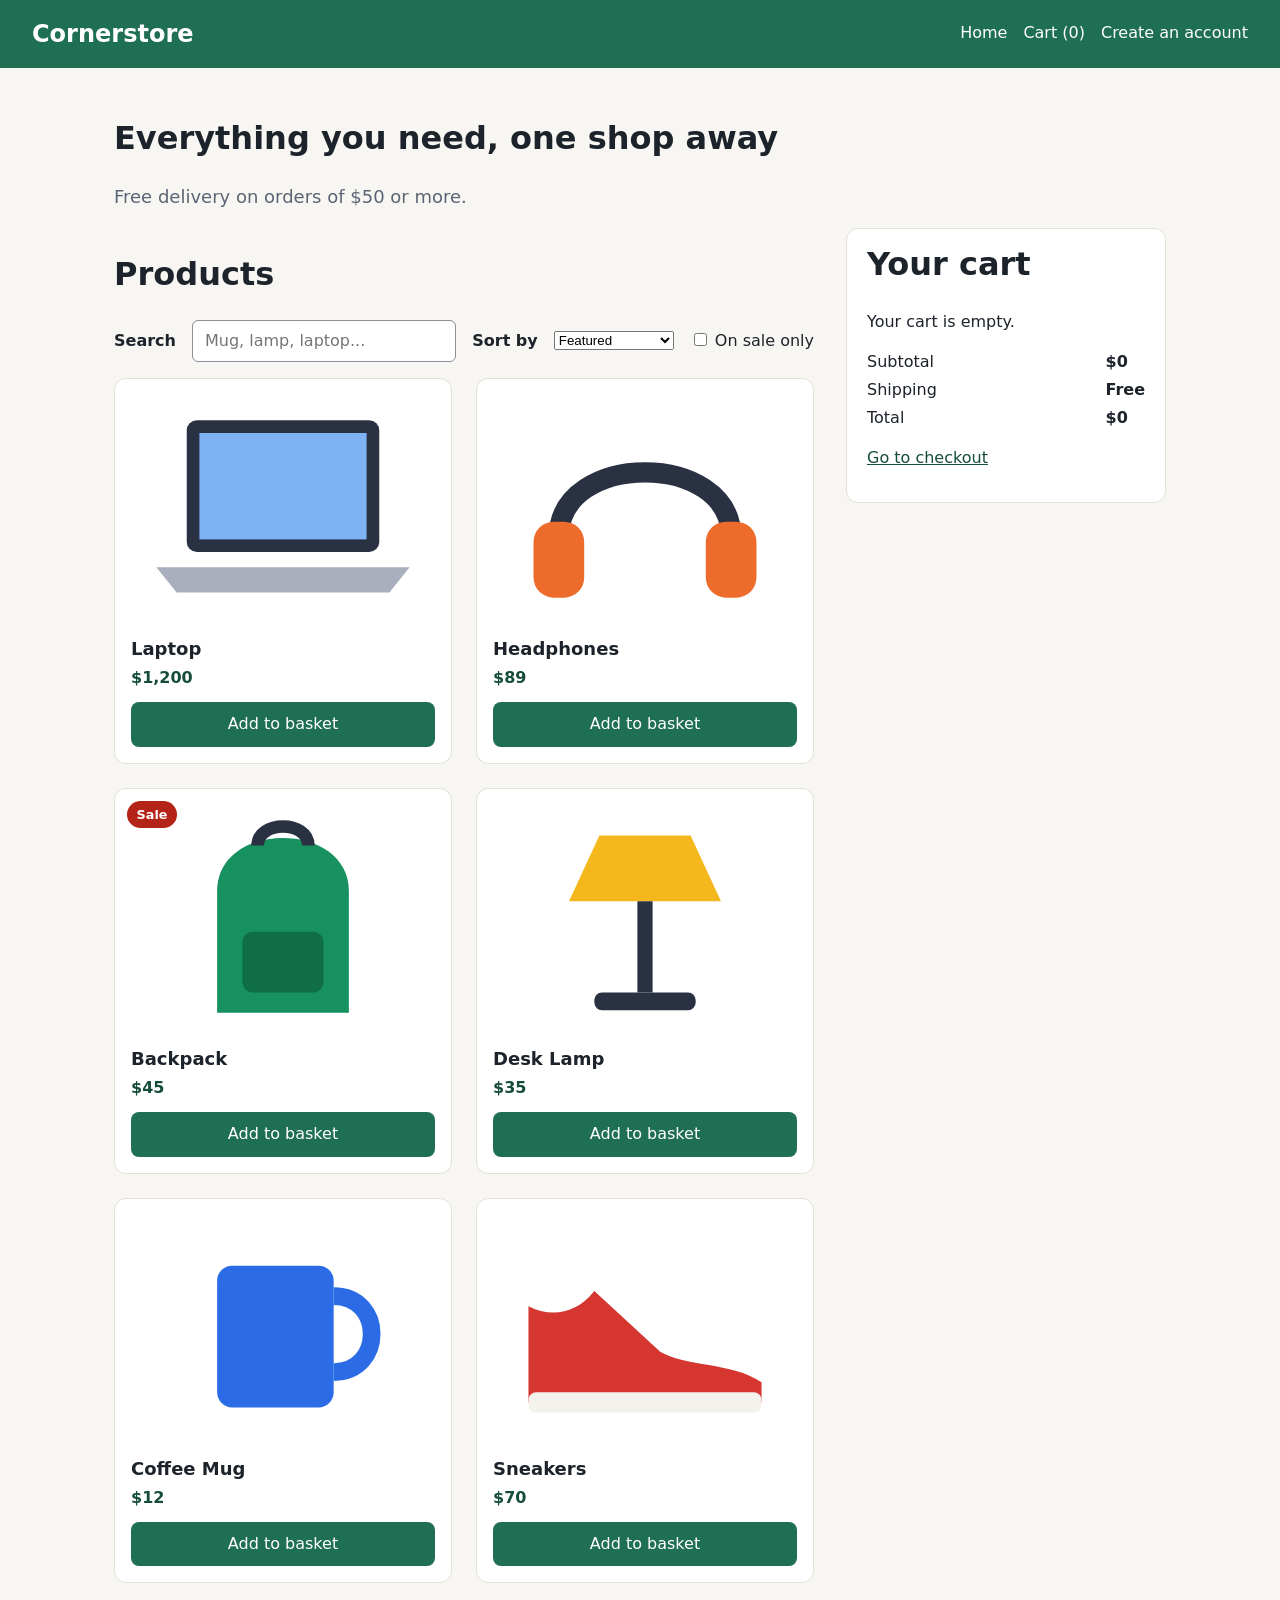
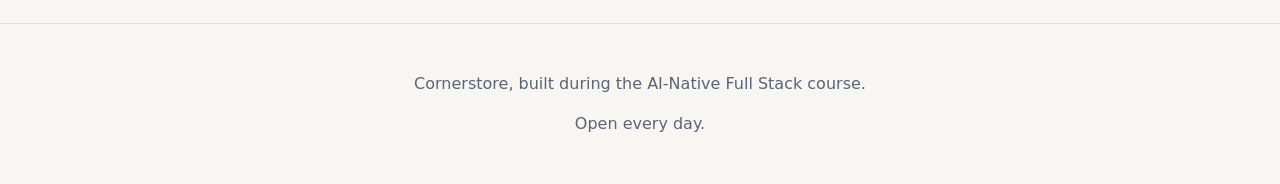
<file: index.html>
<!DOCTYPE html>
<html lang="en">
<head>
    <meta charset="UTF-8">
    <meta name="viewport" content="width=device-width, initial-scale=1.0">
    <title>Cornerstore</title>
    <link rel="stylesheet" href="css/style.css">
</head>
<body>
    <header>
        <h1>Cornerstore</h1>
        <nav>
            <a href="index.html">Home</a>
            <a href="cart.html">Cart (<span id="cart-count">0</span>)</a>
            <a href="register.html">Create an account</a>
        </nav>
    </header>
    <main>
        <section class="hero">
            <h2>Everything you need, one shop away</h2>
            <p>Free delivery on orders of $50 or more.</p>
        </section>
        <section class="shop">
            <div>
                <h2>Products</h2>
                <p class="filters">
                    <label for="search">Search</label>
                    <input id="search" type="search" placeholder="Mug, lamp, laptop...">
                    <label for="sort">Sort by</label>
                    <select id="sort">
                        <option value="featured">Featured</option>
                        <option value="price-asc">Price low to high</option>
                        <option value="price-desc">Price high to low</option>
                        <option value="name-asc">Name A to Z</option>
                    </select>
                    <label class="check"><input id="sale-only" type="checkbox"> On sale only</label>
                </p>
                <p id="search-summary" hidden>Showing results for <strong id="search-term"></strong></p>
                <ul class="products" id="product-list"></ul>
                <p id="no-results" hidden>No products match your search.</p>
            </div>
            <aside class="cart" aria-labelledby="cart-heading">
                <h2 id="cart-heading">Your cart</h2>
                <p id="cart-empty">Your cart is empty.</p>
                <ul id="cart-items"></ul>
                <dl class="totals">
                    <dt>Subtotal</dt><dd id="subtotal">$0</dd>
                    <dt>Shipping</dt><dd id="shipping">Free</dd>
                    <dt>Total</dt><dd id="total">$0</dd>
                </dl>
                <p><a href="checkout.html">Go to checkout</a></p>
            </aside>
        </section>
    </main>
    <footer>
        <p>Cornerstore, built during the AI-Native Full Stack course.</p>
        <p>Open every day.</p>
    </footer>
    <script type="module" src="js/shop.js"></script>
</body>
</html>
</file>
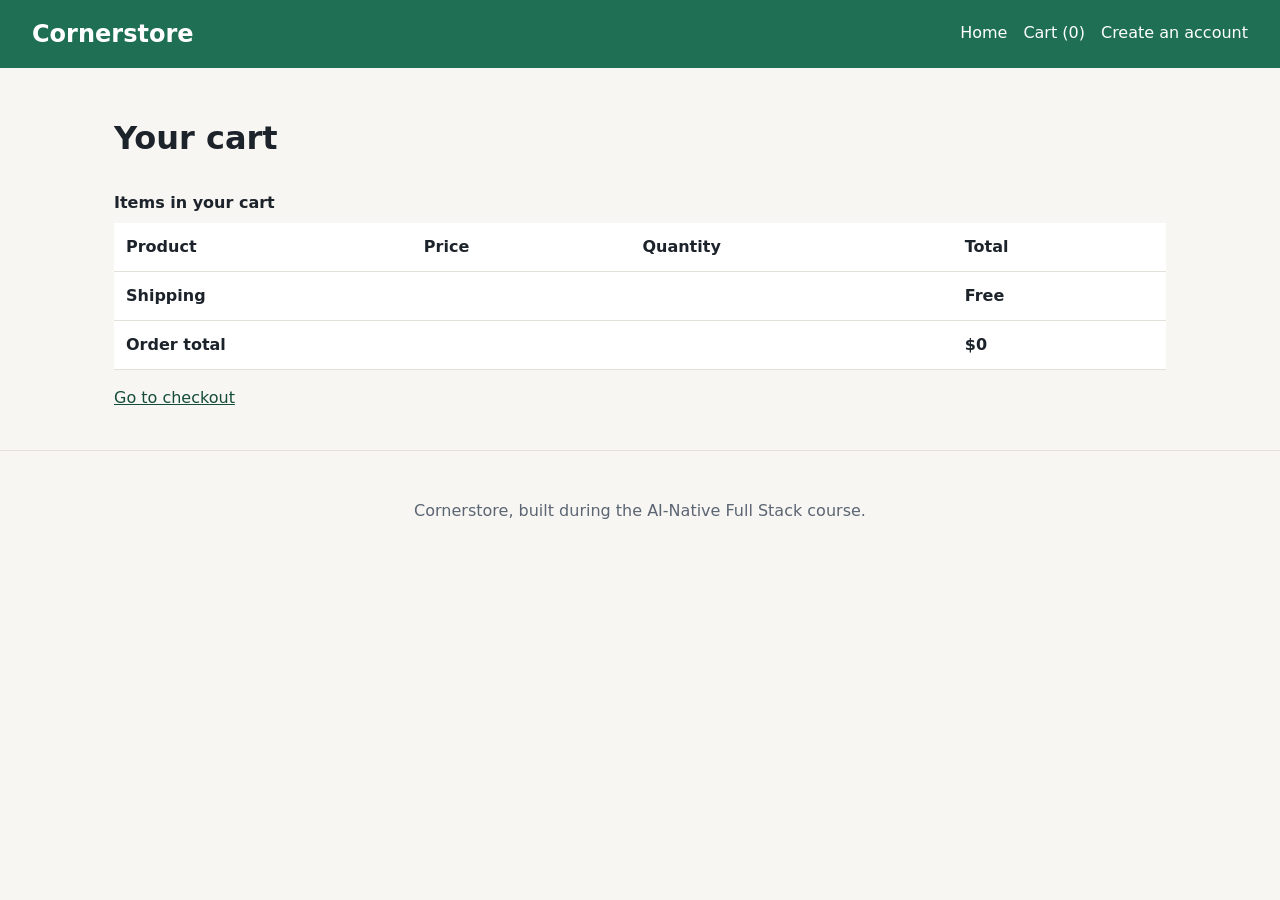
<file: cart.html>
<!DOCTYPE html>
<html lang="en">
<head>
    <meta charset="UTF-8">
    <meta name="viewport" content="width=device-width, initial-scale=1.0">
    <title>Your cart</title>
    <link rel="stylesheet" href="css/style.css">
</head>
<body>
    <header>
        <h1>Cornerstore</h1>
        <nav>
            <a href="index.html">Home</a>
            <a href="cart.html">Cart (<span id="cart-count">0</span>)</a>
            <a href="register.html">Create an account</a>
        </nav>
    </header>
    <main>
        <h2>Your cart</h2>
        <table>
            <caption>Items in your cart</caption>
            <thead>
            <tr>
                <th>Product</th>
                <th>Price</th>
                <th>Quantity</th>
                <th>Total</th>
            </tr>
            </thead>
            <tbody id="cart-rows"></tbody>
            <tfoot>
                <tr>
                    <th colspan="3">Shipping</th>
                    <td id="shipping">Free</td>
                </tr>
                <tr>
                    <th colspan="3">Order total</th>
                    <td id="total">$0</td>
                </tr>
            </tfoot>
        </table>
        <p><a href="checkout.html">Go to checkout</a></p>
    </main>
    <footer>
        <p>Cornerstore, built during the AI-Native Full Stack course.</p>
    </footer>
    <script type="module" src="js/cart-page.js"></script>
</body>
</html>
</file>
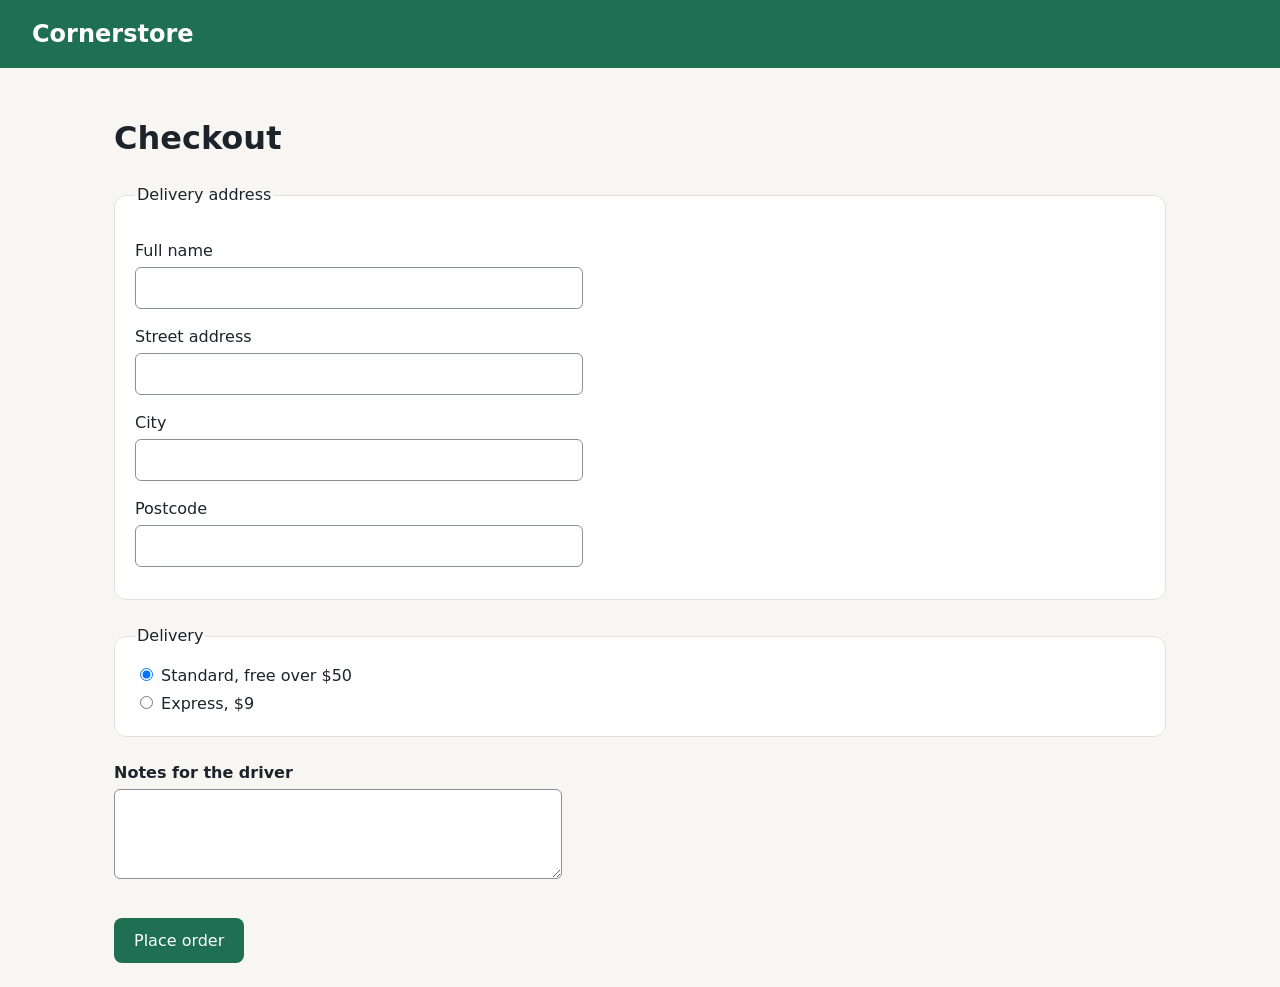
<file: checkout.html>
<!doctype html>
<html lang="en">
  <head>
    <meta charset="utf-8">
    <meta name="viewport" content="width=device-width, initial-scale=1">
    <title>Checkout | Cornerstore</title>
    <link rel="stylesheet" href="css/style.css">
  </head>
  <body>
    <header>
      <h1><a href="index.html">Cornerstore</a></h1>
    </header>

    <main>
      <h2>Checkout</h2>
      <form id="checkout" action="checkout.html" method="post" novalidate>
        <fieldset>
          <legend>Delivery address</legend>
          <p>
            <label for="fullname">Full name</label>
            <input id="fullname" name="fullname" aria-describedby="fullname-error" type="text" autocomplete="name" required>
            <span class="error" id="fullname-error"></span>
          </p>
          <p>
            <label for="street">Street address</label>
            <input id="street" name="street" aria-describedby="street-error" type="text" autocomplete="street-address" required>
            <span class="error" id="street-error"></span>
          </p>
          <p>
            <label for="city">City</label>
            <input id="city" name="city" aria-describedby="city-error" type="text" autocomplete="address-level2" required>
            <span class="error" id="city-error"></span>
          </p>
          <p>
            <label for="postcode">Postcode</label>
            <input id="postcode" name="postcode" aria-describedby="postcode-error" type="text" autocomplete="postal-code" required>
            <span class="error" id="postcode-error"></span>
          </p>
        </fieldset>
        <fieldset>
          <legend>Delivery</legend>
          <label><input type="radio" name="delivery" value="standard" checked> Standard, free over $50</label>
          <label><input type="radio" name="delivery" value="express"> Express, $9</label>
        </fieldset>
        <p>
          <label for="notes">Notes for the driver</label>
          <textarea id="notes" name="notes" rows="3"></textarea>
        </p>
        <p class="error" id="cart-error"></p>
        <button type="submit">Place order</button>
        <p id="placed" hidden>Thanks! Your order is placed.</p>
      </form>
    </main>
    <script type="module" src="js/checkout.js"></script>
  </body>
</html>
</file>
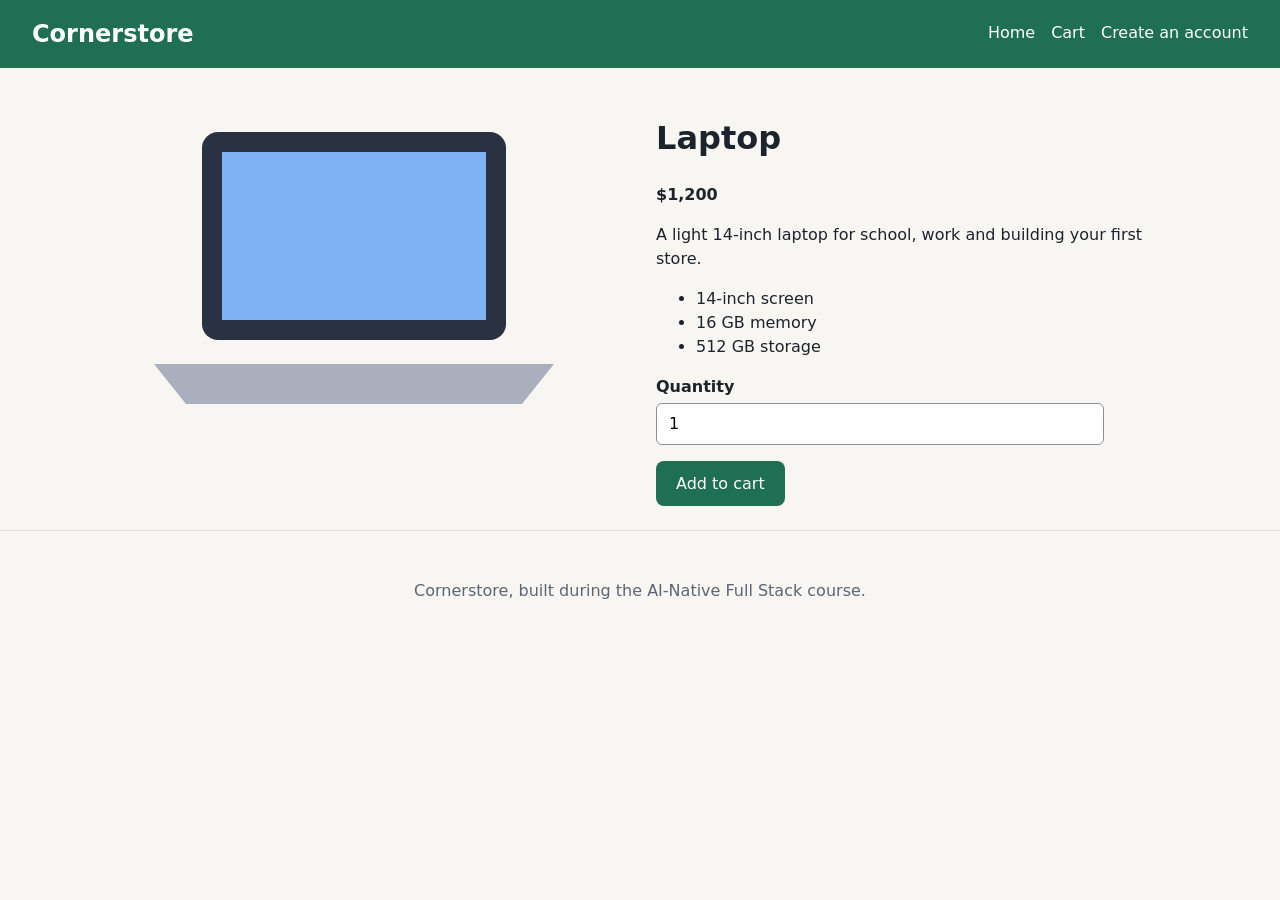
<file: product.html>
<!DOCTYPE html>
<html lang="en">
<head>
    <meta charset="UTF-8">
    <meta name="viewport" content="width=device-width, initial-scale=1.0">
    <title>Laptop | Cornerstore</title>
    <link rel="stylesheet" href="css/style.css">
</head>
<body>
    <header>
        <h1>Cornerstore</h1>
        <nav>
            <a href="index.html">Home</a>
            <a href="cart.html">Cart</a>
            <a href="register.html">Create an account</a>
        </nav>
    </header>
    <main class="product">
        <img src="images/laptop.svg" width="480"
             alt="A silver laptop with a blue screen">
        <div>
            <h2>Laptop</h2>
            <p><strong>$1,200</strong></p>
            <p>A light 14-inch laptop for school, work
               and building your first store.</p>
            <ul>
                <li>14-inch screen</li>
                <li>16 GB memory</li>
                <li>512 GB storage</li>
            </ul>
            <form action="cart.html">
                <label for="quantity">Quantity</label>
                <input id="quantity" name="quantity" type="number"
                       min="1" max="5" value="1">
                <input type="hidden" name="product" value="laptop">
                <button type="submit">Add to cart</button>
            </form>
        </div>
    </main>
    <footer>
        <p>Cornerstore, built during the AI-Native Full Stack course.</p>
    </footer>
</body>
</html>
</file>
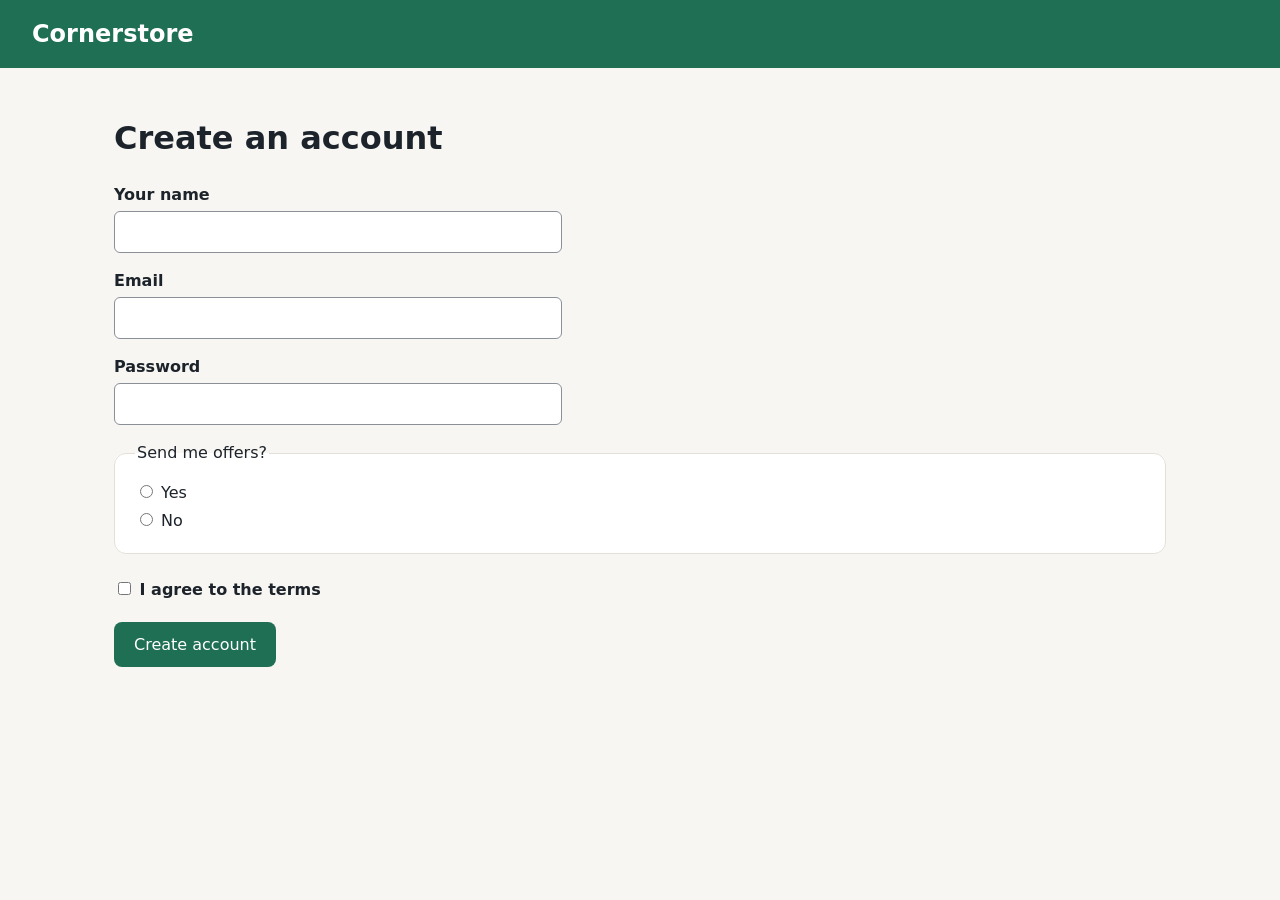
<file: register.html>
<!DOCTYPE html>
<html lang="en">
<head>
    <meta charset="UTF-8">
    <meta name="viewport" content="width=device-width, initial-scale=1.0">
    <title>Create an account</title>
    <link rel="stylesheet" href="css/style.css">
</head>
<body>
    <header>
        <h1>Cornerstore</h1>
    </header>
    <main>
        <h2>Create an account</h2>
        <form>
            <p>
            <label for="name">Your name</label>
            <input type="text" id="name" name="name" required>
            </p>
            <p>
                <label for="email">Email</label>
                <input id="email" name="email" type="email" required>
            </p>
            <p>
                <label for="password">Password</label>
                <input id="password" name="password" type="password" required minlength="8">
            </p>
            <fieldset>
                <legend>Send me offers?</legend>
            <label>
                <input type="radio" name="offers" value="yes"> Yes
            </label>
            <label>
                <input type="radio" name="offers" value="no"> No
            </label>
            </fieldset>
            <label>
                <input type="checkbox" name="terms" required>
                I agree to the terms
            </label>
            <button type="submit">Create account</button>
        </form>
    </main>
</body>
</html>
</file>
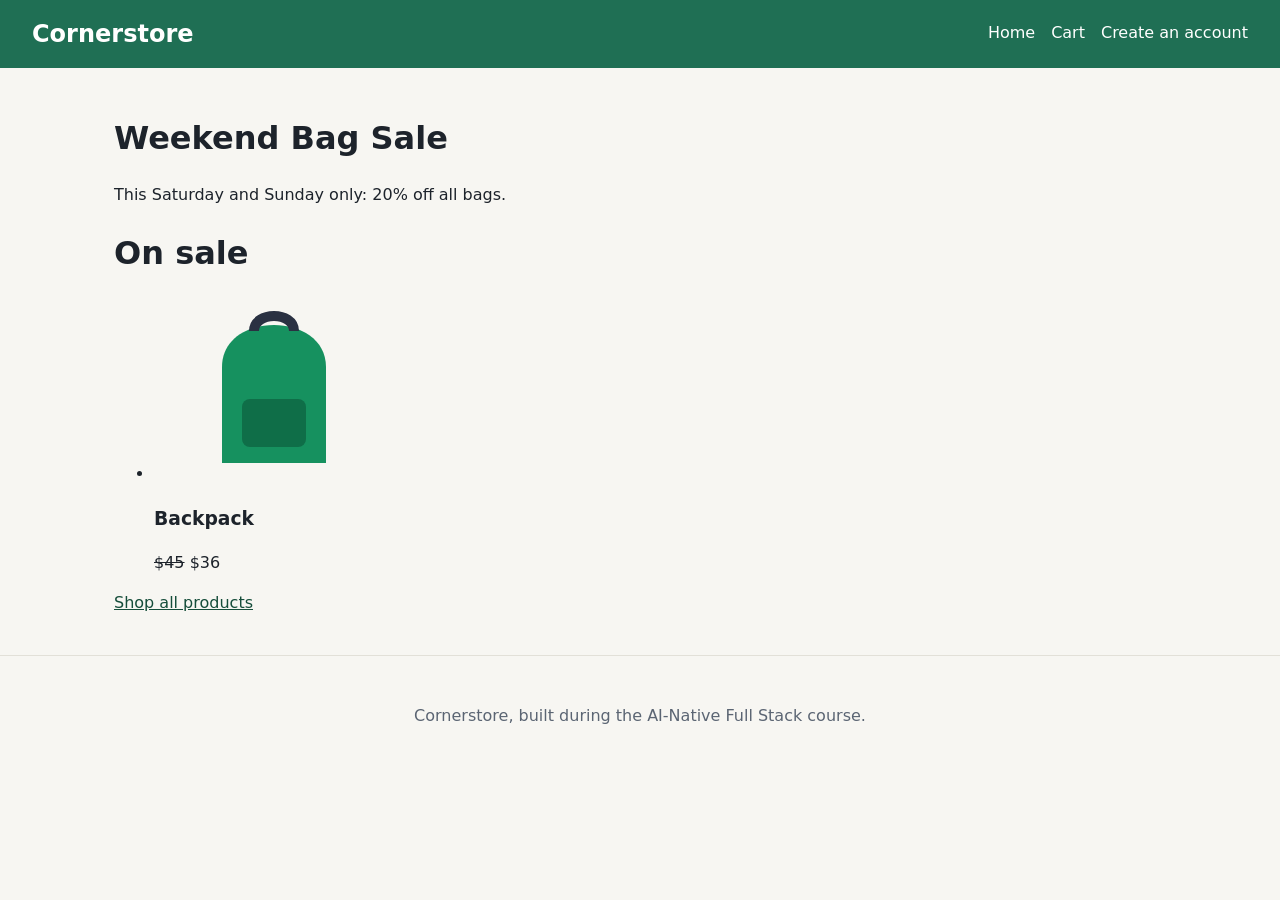
<file: sale.html>
<!DOCTYPE html>
<html lang="en">
<head>
    <meta charset="UTF-8">
    <meta name="viewport" content="width=device-width, initial-scale=1.0">
    <title>Weekend Bag Sale | Cornerstore</title>
    <link rel="stylesheet" href="css/style.css">
</head>
<body>
    <header>
        <h1>Cornerstore</h1>
        <nav>
            <a href="index.html">Home</a>
            <a href="cart.html">Cart</a>
            <a href="register.html">Create an account</a>
        </nav>
    </header>
    <main>
        <h2>Weekend Bag Sale</h2>
        <p>This Saturday and Sunday only: 20% off all bags.</p>
        <section>
            <h2>On sale</h2>
            <ul>
                <li>
                    <img src="images/backpack.svg" alt="A green backpack with a front pocket" width="240">
                    <h3>Backpack</h3>
                    <p><del>$45</del> $36</p>
                </li>
            </ul>
        </section>
        <p><a href="index.html">Shop all products</a></p>
    </main>
    <footer>
        <p>Cornerstore, built during the AI-Native Full Stack course.</p>
    </footer>
</body>
</html>
</file>
<file: css/style.css>
/* Cornerstore styles, built in Section 5. Mobile first: the base rules are for small screens, and media queries add to them. */

/* 5.13: colours and sizes in one place */
:root {
    --brand: #1f6f54;
    --brand-dark: #154d3a;
    --ink: #1d232b;
    --muted: #5b6573;
    --paper: #f7f6f2;
    --card: #ffffff;
    --line: #e2e0d8;
    --sale: #b42318;
    --focus: #f2b705;
    --radius: 12px;
}

/* 5.5: width includes padding and border */
*,
*::before,
*::after {
    box-sizing: border-box;
}

/* 5.1 and 5.4: the page */
body {
    margin: 0;
    font-family: system-ui, -apple-system, "Segoe UI", Roboto, sans-serif;
    font-size: 1rem;
    line-height: 1.5;
    color: var(--ink);
    background-color: var(--paper);
}

h2 {
    font-size: 1.75rem;
    line-height: 1.2;
}

a {
    color: var(--brand-dark);
}

/* 5.6 and 5.7: the header sticks to the top, and Flexbox lays it out */
header {
    position: sticky;
    top: 0;
    z-index: 10;
    display: flex;
    flex-wrap: wrap;
    justify-content: space-between;
    align-items: center;
    gap: 0.5rem 1.5rem;
    padding: 1rem 1.5rem;
    background-color: var(--brand);
    color: #ffffff;
}

header h1 {
    margin: 0;
    font-size: 1.5rem;
}

header a {
    color: #ffffff;
    text-decoration: none;
}

nav {
    display: flex;
    gap: 1rem;
}

nav a {
    border-bottom: 2px solid transparent;
    transition: border-color 0.2s;
}

/* 5.12: hover and keyboard focus */
nav a:hover {
    border-bottom-color: #ffffff;
}

:focus-visible {
    outline: 3px solid var(--focus);
    outline-offset: 2px;
    /* 5.16: a dark inner ring, so the focus ring passes 3:1 on light backgrounds too (yellow alone is 1.68:1 on paper) */
    box-shadow: 0 0 0 2px var(--ink);
}

main {
    max-width: 1100px;
    margin: 0 auto;
    padding: 1.5rem;
}

.hero p {
    color: var(--muted);
    font-size: 1.125rem;
}

/* 5.9 and 5.10: the product grid and its cards */
.products {
    list-style: none;
    padding: 0;
    display: grid;
    grid-template-columns: repeat(auto-fill, minmax(220px, 1fr));
    gap: 1.5rem;
}

.card {
    position: relative;
    padding: 1rem;
    background-color: var(--card);
    border: 1px solid var(--line);
    border-radius: var(--radius);
    transition: transform 0.2s, box-shadow 0.2s;
}

.card:hover {
    transform: translateY(-4px);
    box-shadow: 0 8px 24px rgba(0, 0, 0, 0.08);
}

.card img {
    display: block;
    width: 100%;
    height: auto;
}

.card h3 {
    margin: 0.75rem 0 0.25rem;
    font-size: 1.125rem;
}

.price {
    margin: 0;
    font-weight: 700;
    color: var(--brand-dark);
}

/* 5.6: the badge sits on the card's corner */
.badge {
    position: absolute;
    top: 0.75rem;
    left: 0.75rem;
    padding: 0.25rem 0.6rem;
    border-radius: 999px;
    background-color: var(--sale);
    color: #ffffff;
    font-size: 0.8rem;
    font-weight: 700;
}

/* 5.17: buttons, forms and tables */
button {
    font: inherit;
    padding: 0.65rem 1.25rem;
    border: 0;
    border-radius: 8px;
    background-color: var(--brand);
    color: #ffffff;
    cursor: pointer;
    transition: background-color 0.2s;
}

form button {
    margin-top: 1rem;
}

button:hover {
    background-color: var(--brand-dark);
}

label {
    display: block;
    font-weight: 600;
    margin-bottom: 0.25rem;
}

input,
textarea {
    font: inherit;
    width: 100%;
    max-width: 28rem;
    padding: 0.5rem 0.75rem;
    border: 1px solid #8a8f98;
    border-radius: 6px;
}

input[type="radio"],
input[type="checkbox"] {
    width: auto;
}

fieldset {
    margin: 0 0 1.5rem;
    padding: 1rem 1.25rem;
    background-color: var(--card);
    border: 1px solid var(--line);
    border-radius: var(--radius);
}

fieldset label {
    font-weight: 400;
}

table {
    width: 100%;
    border-collapse: collapse;
    background-color: var(--card);
}

caption {
    text-align: left;
    font-weight: 700;
    padding: 0.5rem 0;
}

th,
td {
    padding: 0.75rem;
    text-align: left;
    border-bottom: 1px solid var(--line);
}

tfoot th,
tfoot td {
    font-weight: 700;
}

.product img {
    width: 100%;
    max-width: 480px;
    height: auto;
}

footer {
    padding: 2rem 1.5rem;
    text-align: center;
    color: var(--muted);
    border-top: 1px solid var(--line);
}

/* 5.11: bigger screens */
@media (min-width: 700px) {
    header {
        padding: 1rem 2rem;
    }

    h2 {
        font-size: 2rem;
    }

    .product {
        display: grid;
        grid-template-columns: 1fr 1fr;
        gap: 2rem;
        align-items: start;
    }
}

/* 7.2: switched on and off by JavaScript with classList */
.picked {
    outline: 4px solid var(--focus);
    outline-offset: 4px;
}

/* Section 7: search, the cart and form errors */
.filters {
    display: flex;
    flex-wrap: wrap;
    align-items: center;
    gap: 0.5rem 1rem;
}

.filters label {
    margin: 0;
}

.filters input[type="search"] {
    flex: 1 1 12rem;
}

.check {
    font-weight: 400;
}

.card button {
    margin-top: 0.75rem;
    width: 100%;
}

.cart {
    position: sticky;
    top: 6rem;
    align-self: start;
    padding: 1rem 1.25rem;
    background-color: var(--card);
    border: 1px solid var(--line);
    border-radius: var(--radius);
}

.cart h2 {
    margin-top: 0;
}

#cart-items {
    list-style: none;
    padding: 0;
    margin: 0;
}

#cart-items li {
    display: flex;
    align-items: center;
    gap: 0.5rem;
    padding: 0.5rem 0;
    border-bottom: 1px solid var(--line);
}

.cart-name {
    flex: 1;
}

#cart-items button {
    padding: 0.2rem 0.6rem;
}

#cart-items .remove {
    padding: 0.2rem 0;
    background-color: transparent;
    color: var(--sale);
    text-decoration: underline;
}

.totals {
    display: grid;
    grid-template-columns: 1fr auto;
    gap: 0.25rem;
}

.totals dd {
    margin: 0;
    font-weight: 700;
}

.error {
    display: block;
    color: var(--sale);
    font-weight: 600;
    margin: 0.25rem 0 0;
}

@media (min-width: 700px) {
    .shop {
        display: grid;
        grid-template-columns: 1fr 20rem;
        gap: 2rem;
    }
}
y
</file>
